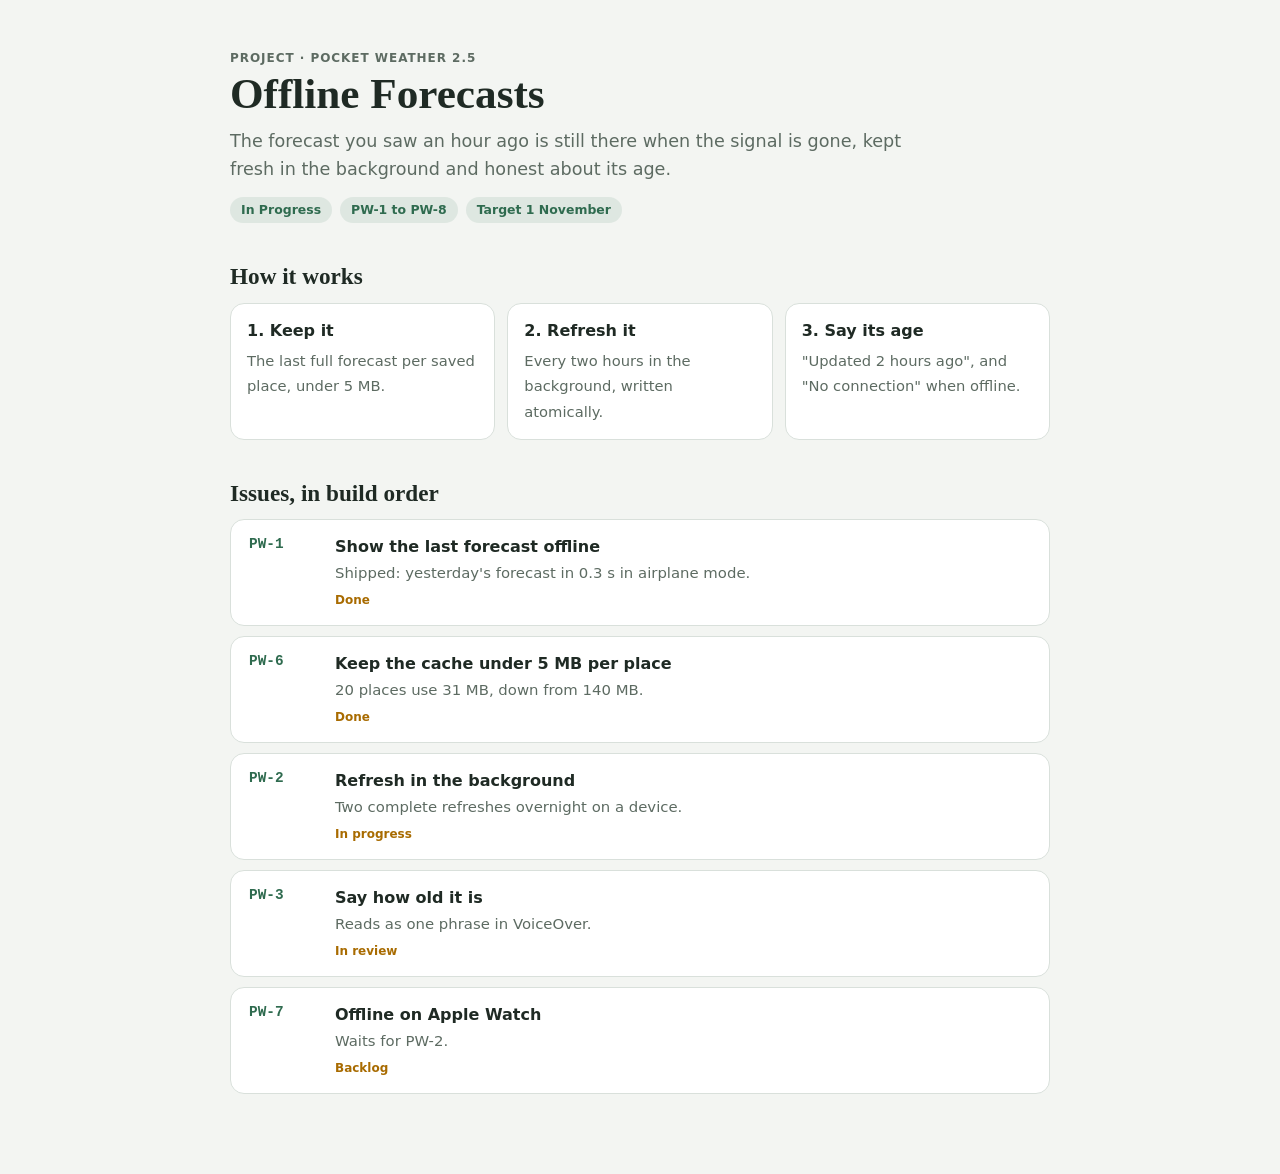
<file: demo/projects/offline-forecasts.html>
<!doctype html>
<html lang="en"><head><meta charset="utf-8"><meta name="viewport" content="width=device-width,initial-scale=1"><title>Offline Forecasts</title><style>:root{--bg:#f3f5f2;--surface:#fff;--ink:#1f2a24;--muted:#5d6b62;--line:#d9e0db;--accent:#2f6b4f;--soft:rgba(47,107,79,.1);--amber:#a86b00}
@media (prefers-color-scheme:dark){:root{--bg:#121714;--surface:#1a211d;--ink:#e3eae5;--muted:#9eaba3;--line:#2c3631;--accent:#8fd0ae;--soft:rgba(143,208,174,.12);--amber:#f0b45a}}
*{box-sizing:border-box}body{margin:0;background:var(--bg);color:var(--ink);font:16px/1.6 -apple-system,BlinkMacSystemFont,"Segoe UI",system-ui,sans-serif}
.wrap{max-width:860px;margin:0 auto;padding:44px 20px 80px;display:grid;gap:40px}
h1{font:600 clamp(2rem,5vw,2.7rem)/1.1 Georgia,"New York",serif;margin:0}h2{font:600 1.45rem/1.2 Georgia,"New York",serif;margin:0 0 12px}
.eyebrow{font-size:.75rem;font-weight:600;letter-spacing:.08em;text-transform:uppercase;color:var(--muted)}.lede{font-size:1.1rem;color:var(--muted);max-width:62ch;margin:10px 0 0}
.pills{display:flex;gap:8px;flex-wrap:wrap;margin-top:14px}.pill{font-size:.78rem;font-weight:600;padding:3px 11px;border-radius:99px;background:var(--soft);color:var(--accent)}
.flow{display:grid;grid-template-columns:repeat(3,minmax(0,1fr));gap:12px}.step{background:var(--surface);border:1px solid var(--line);border-radius:14px;padding:14px 16px}
.step b{display:block;margin-bottom:4px}.step span{color:var(--muted);font-size:.92rem}
.tasks{display:grid;gap:10px}.task{background:var(--surface);border:1px solid var(--line);border-radius:14px;padding:14px 18px;display:grid;grid-template-columns:72px 1fr;gap:4px 14px}
.task .id{font:600 .9rem ui-monospace,Menlo,monospace;color:var(--accent);padding-top:2px}.task h3{margin:0;font-size:1rem}.task p{margin:2px 0 0;color:var(--muted);font-size:.93rem}
.task .st{font-size:.75rem;font-weight:600;color:var(--amber)}
@media(max-width:640px){.flow{grid-template-columns:1fr}.task{grid-template-columns:1fr}}</style></head>
<body><div class="wrap">
<header><span class="eyebrow">Project · Pocket Weather 2.5</span><h1>Offline Forecasts</h1><p class="lede">The forecast you saw an hour ago is still there when the signal is gone, kept fresh in the background and honest about its age.</p><div class="pills"><span class="pill">In Progress</span><span class="pill">PW-1 to PW-8</span><span class="pill">Target 1 November</span></div></header>
<section><h2>How it works</h2><div class="flow"><div class="step"><b>1. Keep it</b><span>The last full forecast per saved place, under 5 MB.</span></div><div class="step"><b>2. Refresh it</b><span>Every two hours in the background, written atomically.</span></div><div class="step"><b>3. Say its age</b><span>"Updated 2 hours ago", and "No connection" when offline.</span></div></div></section>
<section><h2>Issues, in build order</h2><div class="tasks"><div class="task"><span class="id">PW-1</span><div><h3>Show the last forecast offline</h3><p>Shipped: yesterday's forecast in 0.3 s in airplane mode.</p><span class="st">Done</span></div></div><div class="task"><span class="id">PW-6</span><div><h3>Keep the cache under 5 MB per place</h3><p>20 places use 31 MB, down from 140 MB.</p><span class="st">Done</span></div></div><div class="task"><span class="id">PW-2</span><div><h3>Refresh in the background</h3><p>Two complete refreshes overnight on a device.</p><span class="st">In progress</span></div></div><div class="task"><span class="id">PW-3</span><div><h3>Say how old it is</h3><p>Reads as one phrase in VoiceOver.</p><span class="st">In review</span></div></div><div class="task"><span class="id">PW-7</span><div><h3>Offline on Apple Watch</h3><p>Waits for PW-2.</p><span class="st">Backlog</span></div></div></div></section>
</div></body></html>
</file>
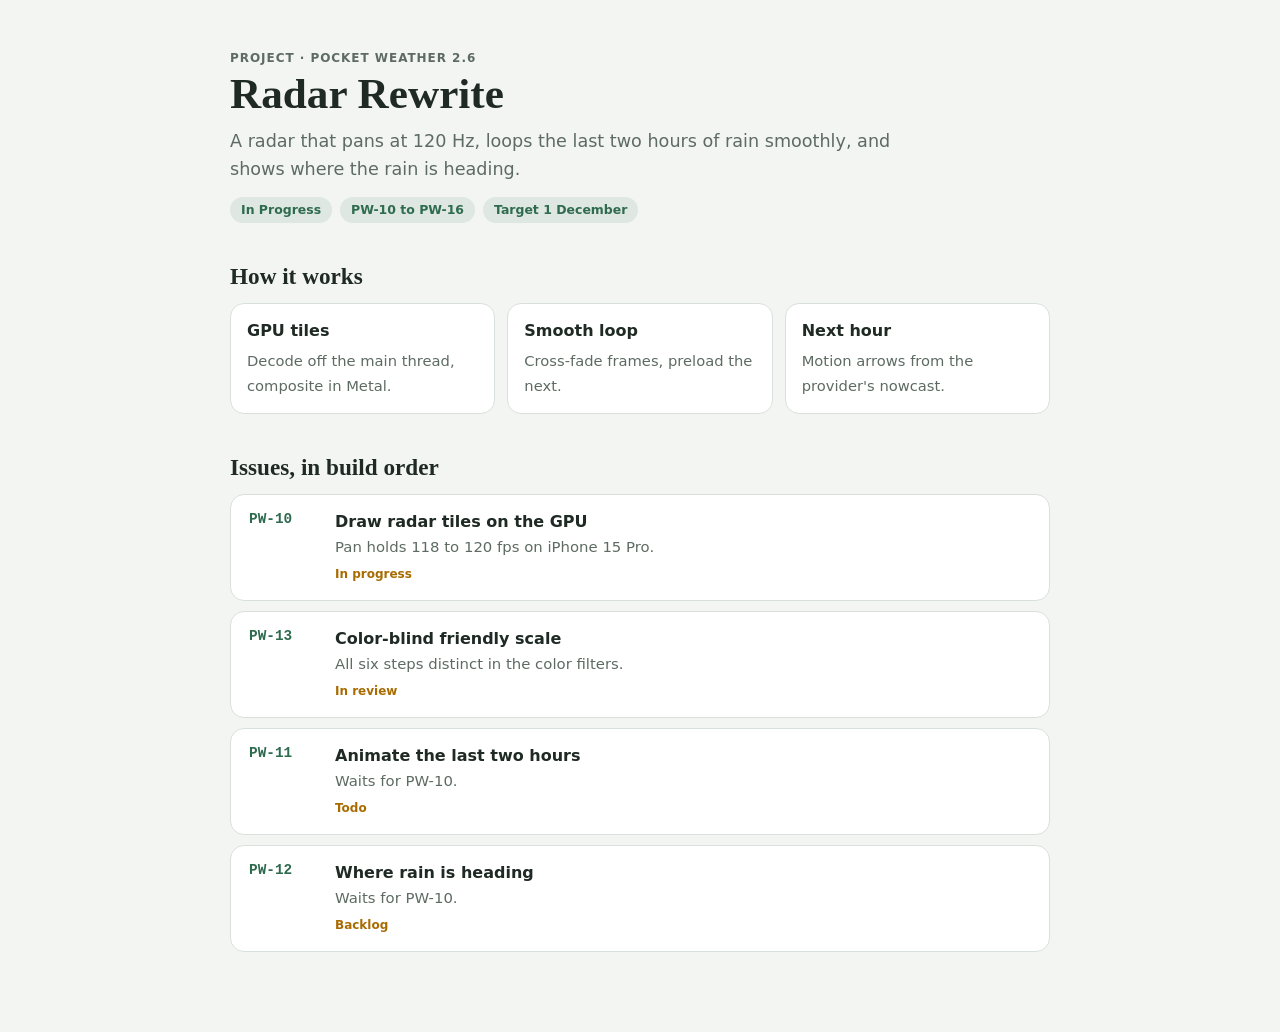
<file: demo/projects/radar-rewrite.html>
<!doctype html>
<html lang="en"><head><meta charset="utf-8"><meta name="viewport" content="width=device-width,initial-scale=1"><title>Radar Rewrite</title><style>:root{--bg:#f3f5f2;--surface:#fff;--ink:#1f2a24;--muted:#5d6b62;--line:#d9e0db;--accent:#2f6b4f;--soft:rgba(47,107,79,.1);--amber:#a86b00}
@media (prefers-color-scheme:dark){:root{--bg:#121714;--surface:#1a211d;--ink:#e3eae5;--muted:#9eaba3;--line:#2c3631;--accent:#8fd0ae;--soft:rgba(143,208,174,.12);--amber:#f0b45a}}
*{box-sizing:border-box}body{margin:0;background:var(--bg);color:var(--ink);font:16px/1.6 -apple-system,BlinkMacSystemFont,"Segoe UI",system-ui,sans-serif}
.wrap{max-width:860px;margin:0 auto;padding:44px 20px 80px;display:grid;gap:40px}
h1{font:600 clamp(2rem,5vw,2.7rem)/1.1 Georgia,"New York",serif;margin:0}h2{font:600 1.45rem/1.2 Georgia,"New York",serif;margin:0 0 12px}
.eyebrow{font-size:.75rem;font-weight:600;letter-spacing:.08em;text-transform:uppercase;color:var(--muted)}.lede{font-size:1.1rem;color:var(--muted);max-width:62ch;margin:10px 0 0}
.pills{display:flex;gap:8px;flex-wrap:wrap;margin-top:14px}.pill{font-size:.78rem;font-weight:600;padding:3px 11px;border-radius:99px;background:var(--soft);color:var(--accent)}
.flow{display:grid;grid-template-columns:repeat(3,minmax(0,1fr));gap:12px}.step{background:var(--surface);border:1px solid var(--line);border-radius:14px;padding:14px 16px}
.step b{display:block;margin-bottom:4px}.step span{color:var(--muted);font-size:.92rem}
.tasks{display:grid;gap:10px}.task{background:var(--surface);border:1px solid var(--line);border-radius:14px;padding:14px 18px;display:grid;grid-template-columns:72px 1fr;gap:4px 14px}
.task .id{font:600 .9rem ui-monospace,Menlo,monospace;color:var(--accent);padding-top:2px}.task h3{margin:0;font-size:1rem}.task p{margin:2px 0 0;color:var(--muted);font-size:.93rem}
.task .st{font-size:.75rem;font-weight:600;color:var(--amber)}
@media(max-width:640px){.flow{grid-template-columns:1fr}.task{grid-template-columns:1fr}}</style></head>
<body><div class="wrap">
<header><span class="eyebrow">Project · Pocket Weather 2.6</span><h1>Radar Rewrite</h1><p class="lede">A radar that pans at 120 Hz, loops the last two hours of rain smoothly, and shows where the rain is heading.</p><div class="pills"><span class="pill">In Progress</span><span class="pill">PW-10 to PW-16</span><span class="pill">Target 1 December</span></div></header>
<section><h2>How it works</h2><div class="flow"><div class="step"><b>GPU tiles</b><span>Decode off the main thread, composite in Metal.</span></div><div class="step"><b>Smooth loop</b><span>Cross-fade frames, preload the next.</span></div><div class="step"><b>Next hour</b><span>Motion arrows from the provider's nowcast.</span></div></div></section>
<section><h2>Issues, in build order</h2><div class="tasks"><div class="task"><span class="id">PW-10</span><div><h3>Draw radar tiles on the GPU</h3><p>Pan holds 118 to 120 fps on iPhone 15 Pro.</p><span class="st">In progress</span></div></div><div class="task"><span class="id">PW-13</span><div><h3>Color-blind friendly scale</h3><p>All six steps distinct in the color filters.</p><span class="st">In review</span></div></div><div class="task"><span class="id">PW-11</span><div><h3>Animate the last two hours</h3><p>Waits for PW-10.</p><span class="st">Todo</span></div></div><div class="task"><span class="id">PW-12</span><div><h3>Where rain is heading</h3><p>Waits for PW-10.</p><span class="st">Backlog</span></div></div></div></section>
</div></body></html>
</file>
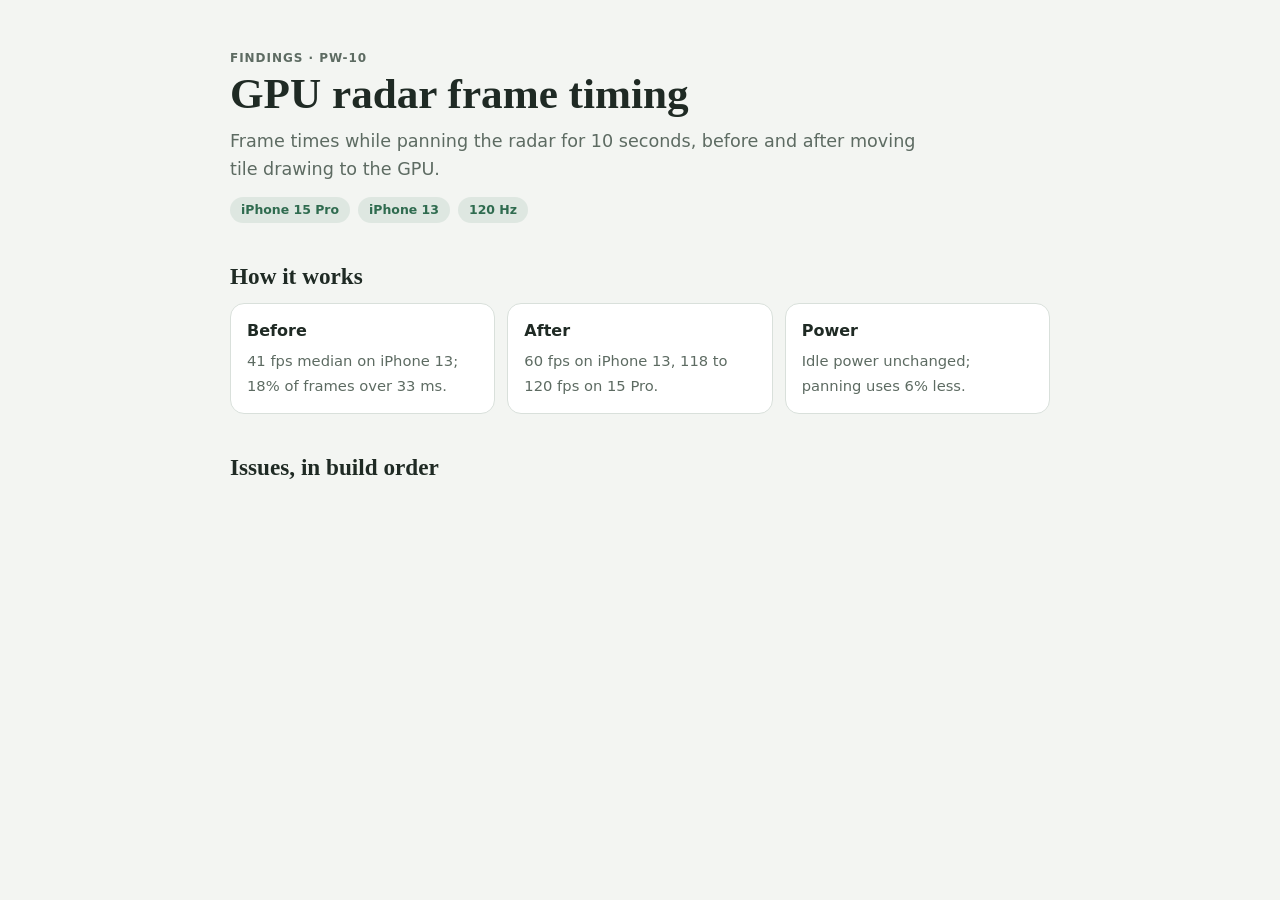
<file: demo/documents/pw-10/gpu-radar-timing.html>
<!doctype html>
<html lang="en"><head><meta charset="utf-8"><meta name="viewport" content="width=device-width,initial-scale=1"><title>GPU radar frame timing</title><style>:root{--bg:#f3f5f2;--surface:#fff;--ink:#1f2a24;--muted:#5d6b62;--line:#d9e0db;--accent:#2f6b4f;--soft:rgba(47,107,79,.1);--amber:#a86b00}
@media (prefers-color-scheme:dark){:root{--bg:#121714;--surface:#1a211d;--ink:#e3eae5;--muted:#9eaba3;--line:#2c3631;--accent:#8fd0ae;--soft:rgba(143,208,174,.12);--amber:#f0b45a}}
*{box-sizing:border-box}body{margin:0;background:var(--bg);color:var(--ink);font:16px/1.6 -apple-system,BlinkMacSystemFont,"Segoe UI",system-ui,sans-serif}
.wrap{max-width:860px;margin:0 auto;padding:44px 20px 80px;display:grid;gap:40px}
h1{font:600 clamp(2rem,5vw,2.7rem)/1.1 Georgia,"New York",serif;margin:0}h2{font:600 1.45rem/1.2 Georgia,"New York",serif;margin:0 0 12px}
.eyebrow{font-size:.75rem;font-weight:600;letter-spacing:.08em;text-transform:uppercase;color:var(--muted)}.lede{font-size:1.1rem;color:var(--muted);max-width:62ch;margin:10px 0 0}
.pills{display:flex;gap:8px;flex-wrap:wrap;margin-top:14px}.pill{font-size:.78rem;font-weight:600;padding:3px 11px;border-radius:99px;background:var(--soft);color:var(--accent)}
.flow{display:grid;grid-template-columns:repeat(3,minmax(0,1fr));gap:12px}.step{background:var(--surface);border:1px solid var(--line);border-radius:14px;padding:14px 16px}
.step b{display:block;margin-bottom:4px}.step span{color:var(--muted);font-size:.92rem}
.tasks{display:grid;gap:10px}.task{background:var(--surface);border:1px solid var(--line);border-radius:14px;padding:14px 18px;display:grid;grid-template-columns:72px 1fr;gap:4px 14px}
.task .id{font:600 .9rem ui-monospace,Menlo,monospace;color:var(--accent);padding-top:2px}.task h3{margin:0;font-size:1rem}.task p{margin:2px 0 0;color:var(--muted);font-size:.93rem}
.task .st{font-size:.75rem;font-weight:600;color:var(--amber)}
@media(max-width:640px){.flow{grid-template-columns:1fr}.task{grid-template-columns:1fr}}</style></head>
<body><div class="wrap">
<header><span class="eyebrow">Findings · PW-10</span><h1>GPU radar frame timing</h1><p class="lede">Frame times while panning the radar for 10 seconds, before and after moving tile drawing to the GPU.</p><div class="pills"><span class="pill">iPhone 15 Pro</span><span class="pill">iPhone 13</span><span class="pill">120 Hz</span></div></header>
<section><h2>How it works</h2><div class="flow"><div class="step"><b>Before</b><span>41 fps median on iPhone 13; 18% of frames over 33 ms.</span></div><div class="step"><b>After</b><span>60 fps on iPhone 13, 118 to 120 fps on 15 Pro.</span></div><div class="step"><b>Power</b><span>Idle power unchanged; panning uses 6% less.</span></div></div></section>
<section><h2>Issues, in build order</h2><div class="tasks"></div></section>
</div></body></html>
</file>
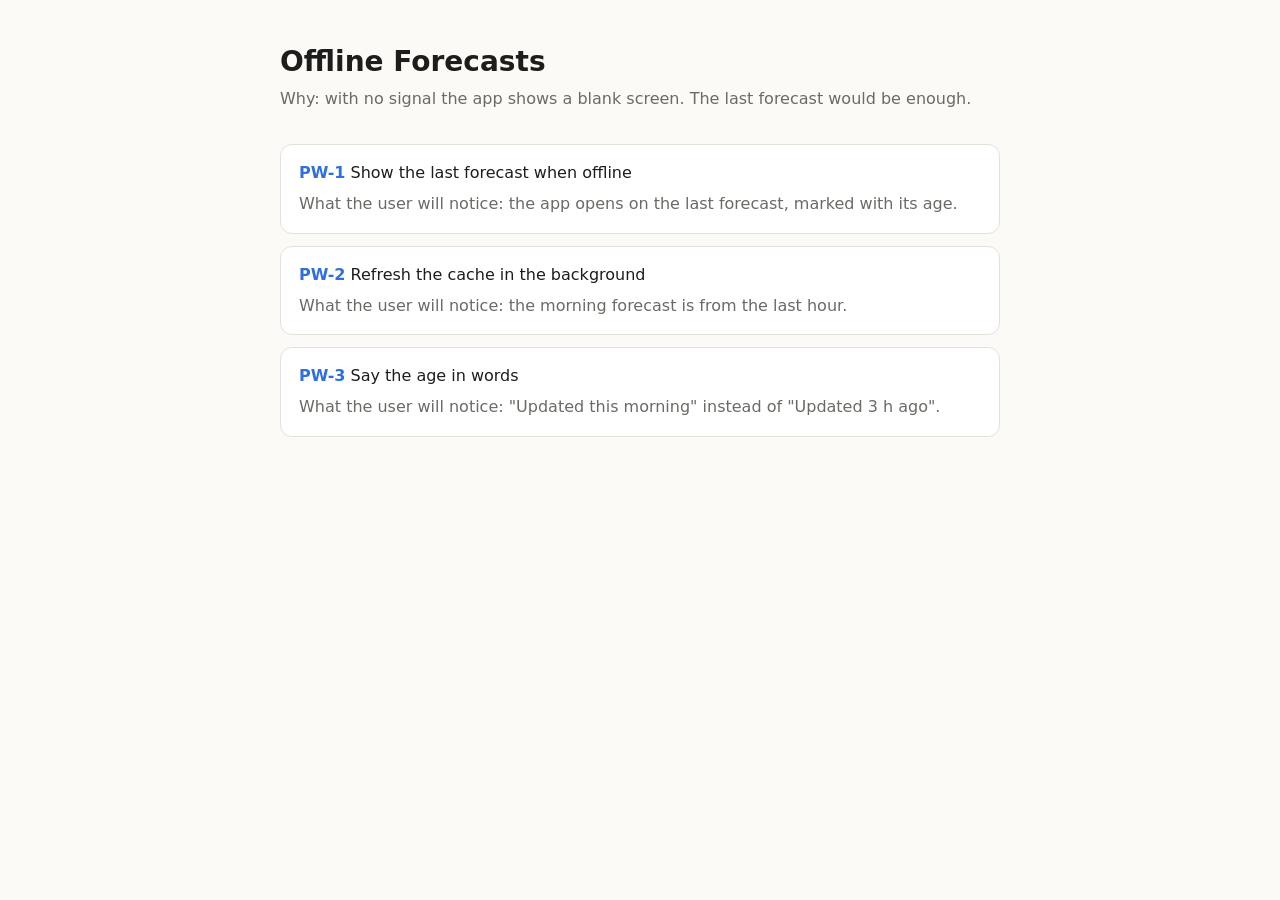
<file: tests/fixtures/hub/projects/offline-forecasts.html>
<!doctype html>
<html lang="en"><head><meta charset="utf-8"><meta name="viewport" content="width=device-width, initial-scale=1">
<title>Offline Forecasts</title>
<style>
:root{--bg:#fbfaf7;--fg:#1d1d1b;--muted:#6b6a65;--card:#fff;--line:#e4e1da;--accent:#2f6fde}
@media (prefers-color-scheme:dark){:root{--bg:#141413;--fg:#ecebe6;--muted:#a3a19a;--card:#1e1e1c;--line:#33322f;--accent:#7aa5f0}}
body{margin:0;background:var(--bg);color:var(--fg);font:16px/1.55 -apple-system,system-ui,sans-serif}
main{max-width:720px;margin:0 auto;padding:40px 16px}
h1{font-size:28px;margin:0 0 4px}.sub{color:var(--muted);margin:0 0 32px}
.task{background:var(--card);border:1px solid var(--line);border-radius:12px;padding:16px 18px;margin:12px 0}
.task b{color:var(--accent)}.notice{color:var(--muted);margin:6px 0 0}
</style></head><body><main>
<h1>Offline Forecasts</h1>
<p class="sub">Why: with no signal the app shows a blank screen. The last forecast would be enough.</p>
<div class="task"><b>PW-1</b> Show the last forecast when offline
<p class="notice">What the user will notice: the app opens on the last forecast, marked with its age.</p></div>
<div class="task"><b>PW-2</b> Refresh the cache in the background
<p class="notice">What the user will notice: the morning forecast is from the last hour.</p></div>
<div class="task"><b>PW-3</b> Say the age in words
<p class="notice">What the user will notice: "Updated this morning" instead of "Updated 3 h ago".</p></div>
</main></body></html>
</file>
